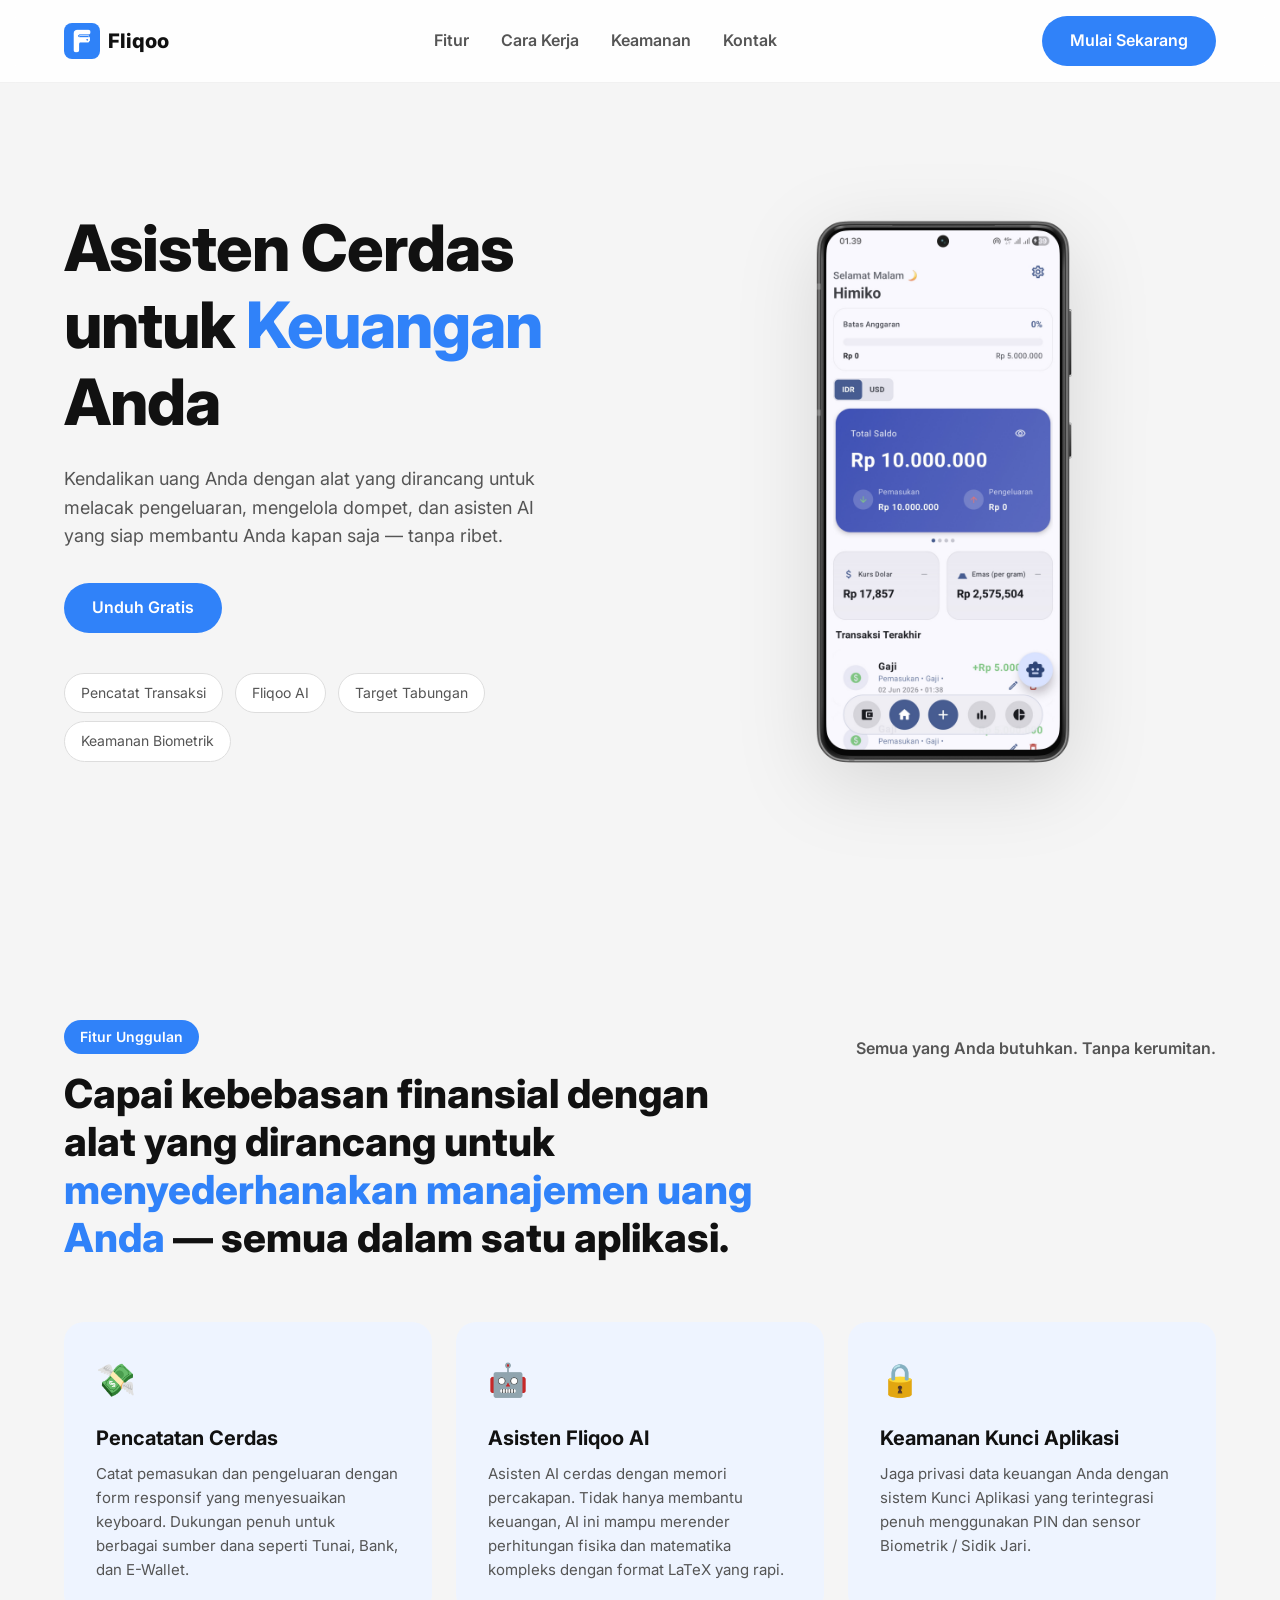
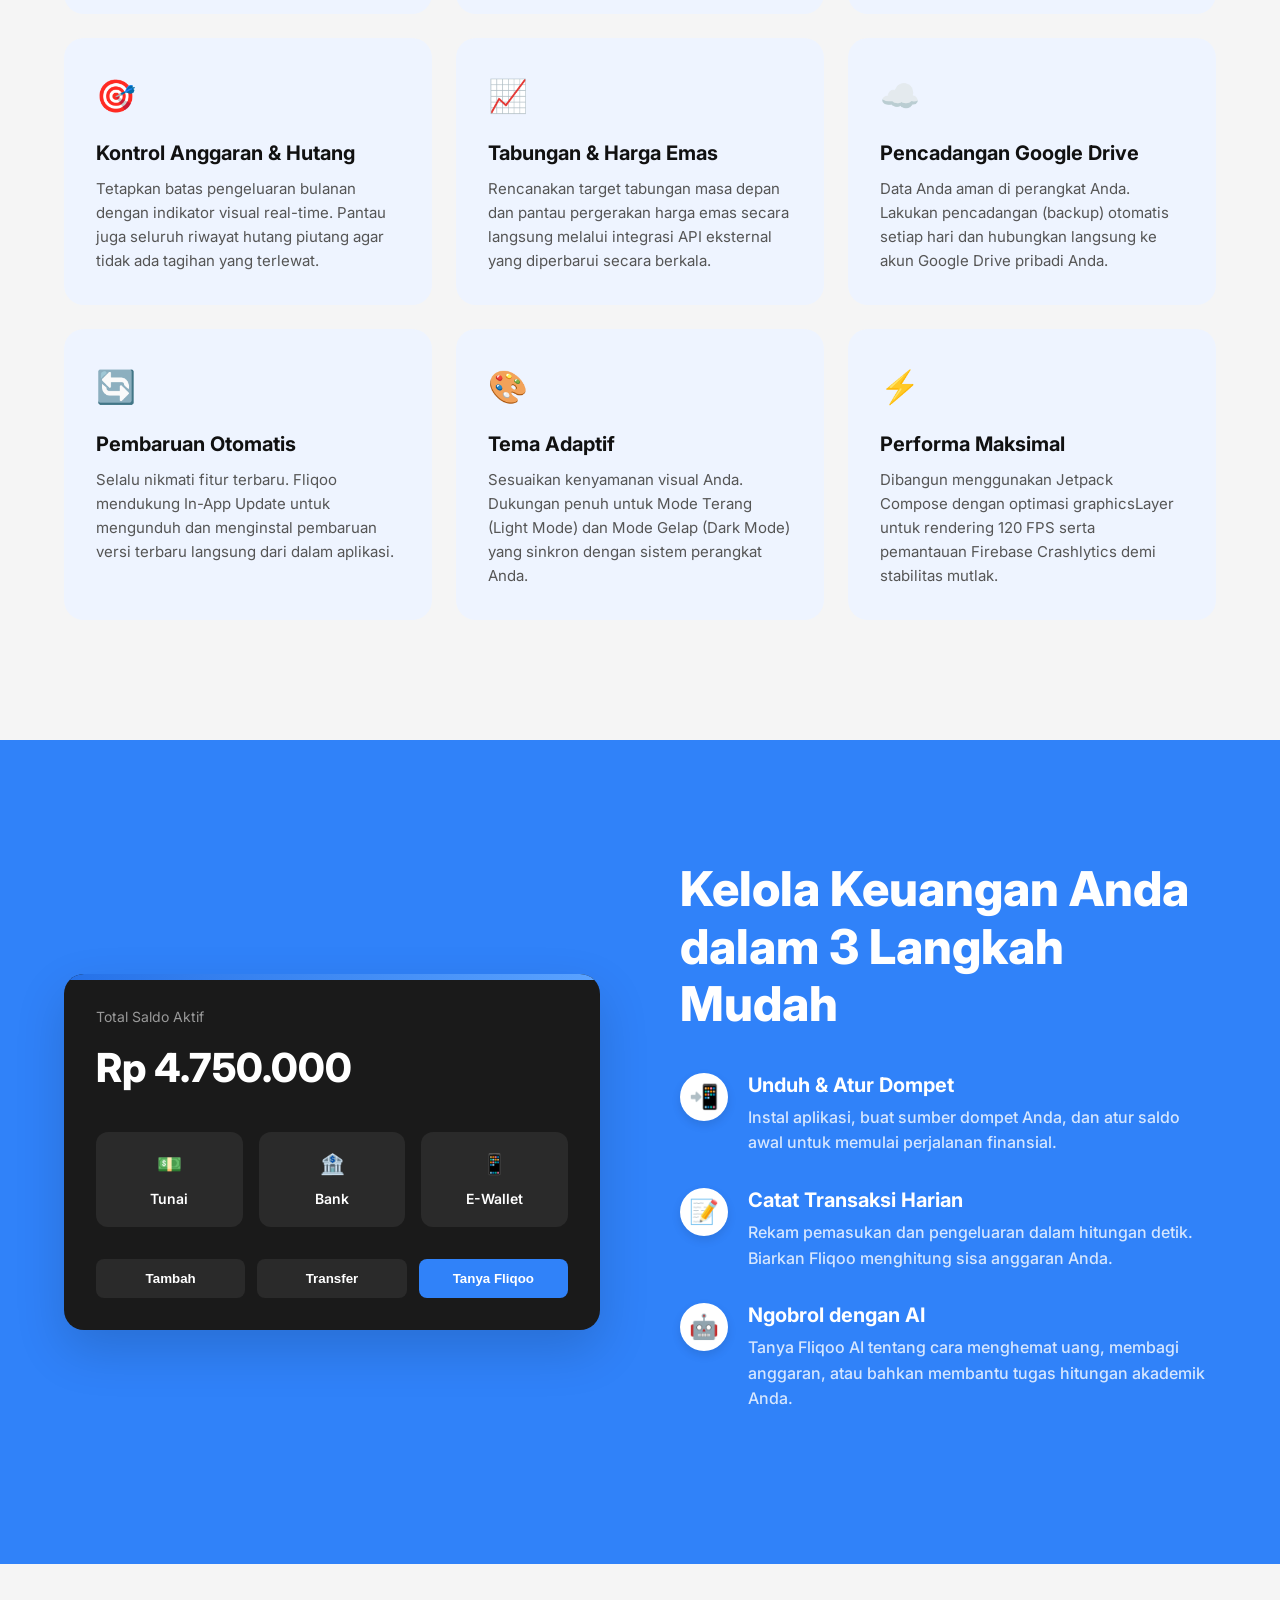
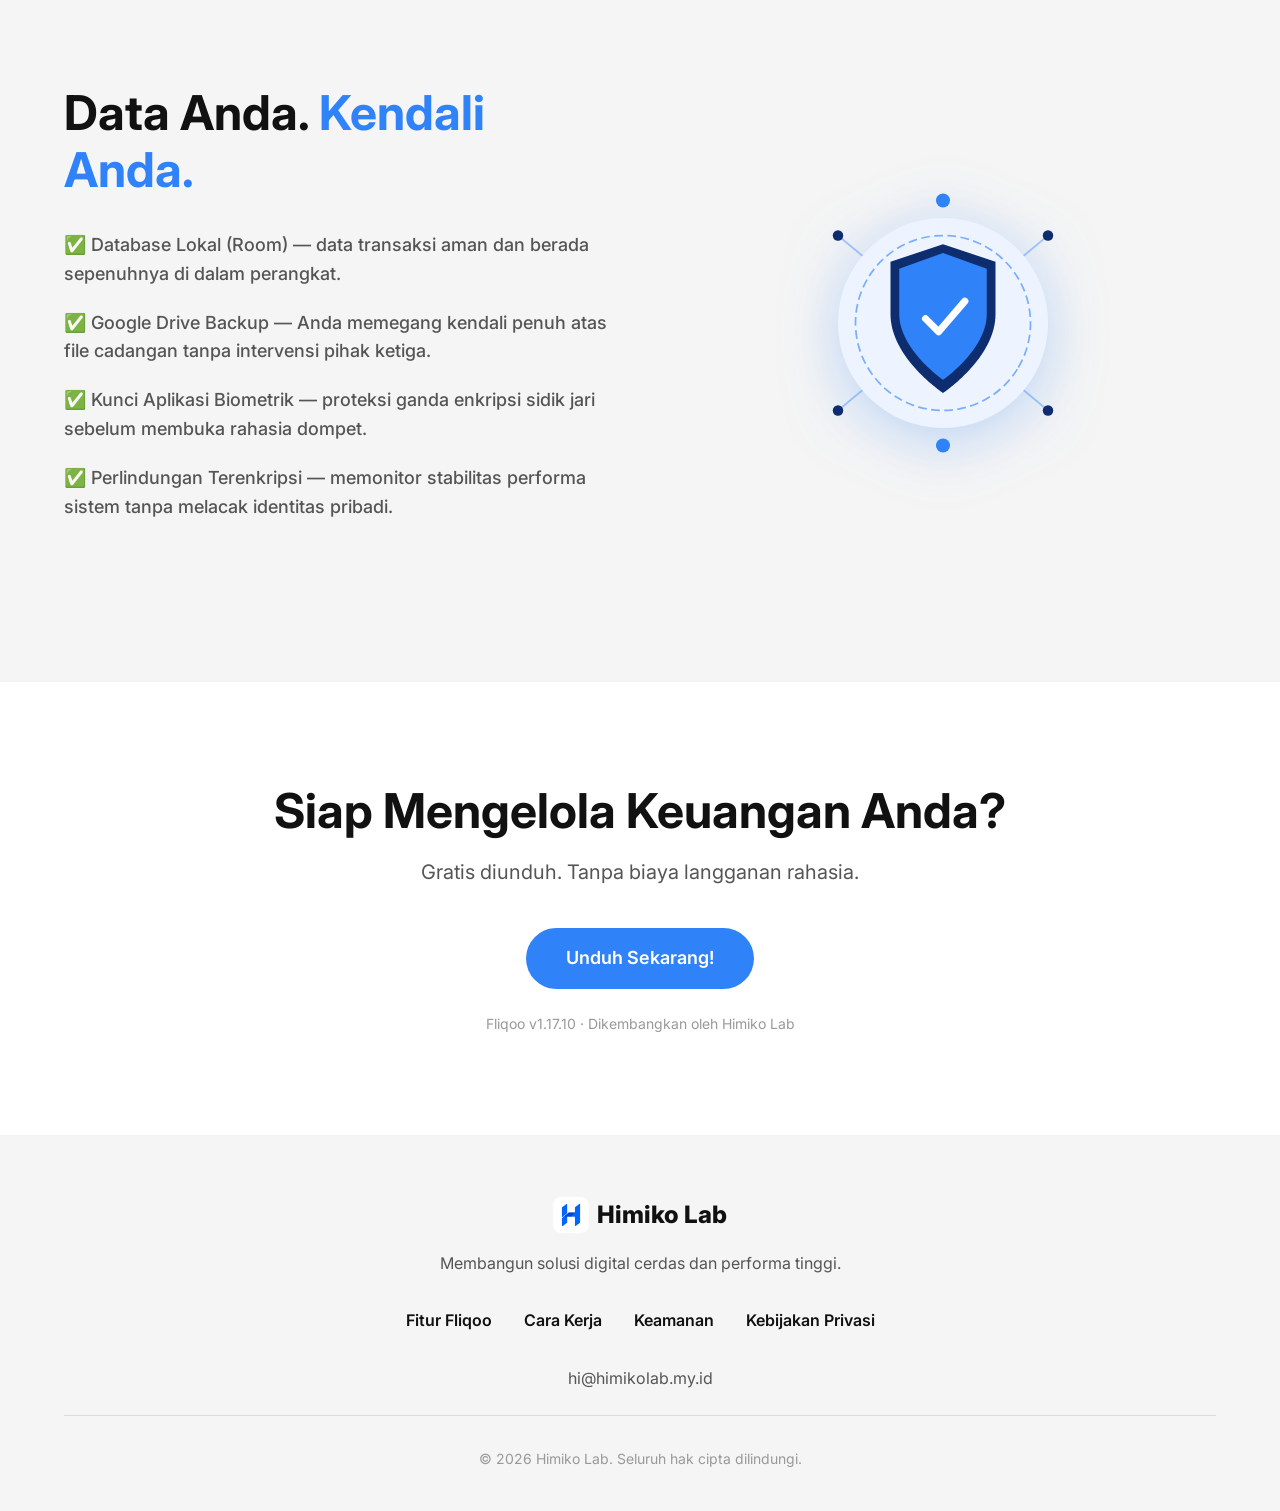
<file: index.html>
<!DOCTYPE html>
<html lang="id">

<head>
    <!-- Google tag (gtag.js) -->
<script async src="https://www.googletagmanager.com/gtag/js?id=G-675ZRJ7CDZ"></script>
<script>
  window.dataLayer = window.dataLayer || [];
  function gtag(){dataLayer.push(arguments);}
  gtag('js', new Date());

  gtag('config', 'G-675ZRJ7CDZ');
</script>
    <meta charset="UTF-8">
    <meta name="viewport" content="width=device-width, initial-scale=1.0">
    <meta name="robots" content="index, follow" />

    <title>Fliqoo - Catatan Keuangan AI</title>
    <meta name="description"
        content="Fliqoo — aplikasi catatan keuangan dengan asisten AI. Gratis, aman, dan mudah digunakan." />
    <meta name="keywords" content="fliqoo, aplikasi keuangan, pelacak pengeluaran, asisten AI keuangan, himiko lab" />
    <meta name="author" content="Himiko Lab" />

    <link rel="canonical" href="https://fliqoo.himikolab.my.id/" />

    <meta property="og:type" content="website" />
    <meta property="og:url" content="https://fliqoo.himikolab.my.id/" />
    <meta property="og:title" content="Fliqoo - Smart Finance & AI Assistant" />
    <meta property="og:description"
        content="Fliqoo — aplikasi catatan keuangan dengan asisten AI. Gratis, aman, dan mudah digunakan." />
    <meta property="og:image" content="https://fliqoo.himikolab.my.id/assets/images/og-image.png" />

    <meta name="twitter:card" content="summary_large_image" />
    <meta name="twitter:url" content="https://fliqoo.himikolab.my.id/" />
    <meta name="twitter:title" content="Fliqoo - Smart Finance & AI Assistant" />
    <meta name="twitter:description"
        content="Fliqoo — aplikasi catatan keuangan dengan asisten AI. Gratis, aman, dan mudah digunakan." />
    <meta name="twitter:image" content="https://fliqoo.himikolab.my.id/assets/images/og-image.png" />

    <link rel="icon" type="image/png" href="assets/images/logo-fliqoo.png">

    <link rel="preconnect" href="https://fonts.googleapis.com">
    <link rel="preconnect" href="https://fonts.gstatic.com" crossorigin>
    <link href="https://fonts.googleapis.com/css2?family=Inter:wght@400;500;600;800&display=swap" rel="stylesheet">

    <link href="https://unpkg.com/aos@2.3.1/dist/aos.css" rel="stylesheet">
    <link rel="stylesheet" href="css/style.css">

    <script type="application/ld+json">
    {
        "@context": "https://schema.org",
        "@type": "SoftwareApplication",
        "name": "Fliqoo",
        "operatingSystem": "Android",
        "applicationCategory": "FinanceApplication",
        "description": "Fliqoo — aplikasi catatan keuangan dengan asisten AI. Gratis, aman, dan mudah digunakan.",
        "url": "https://fliqoo.himikolab.my.id/",
        "image": "https://fliqoo.himikolab.my.id/assets/images/og-image.png",
        "softwareVersion": "1.16.0",
        "offers": {
            "@type": "Offer",
            "price": "0",
            "priceCurrency": "IDR"
        },
        "author": {
            "@type": "Organization",
            "name": "Himiko Lab",
            "email": "hi@himikolab.my.id"
        },
        "publisher": {
            "@type": "Organization",
            "name": "Himiko Lab"
        }
    }
    </script>
</head>

<body>

    <nav class="navbar" id="navbar">
        <div class="container nav-container">
            <a href="#" class="logo">
                <img id="img-fliqoo-logo" src="assets/images/logo-fliqoo.png" alt="Logo Fliqoo" class="brand-logo">
                Fliqoo
            </a>

            <ul class="nav-links">
                <li><a href="#features">Fitur</a></li>
                <li><a href="#how-it-works">Cara Kerja</a></li>
                <li><a href="#security">Keamanan</a></li>
                <li><a href="#contact">Kontak</a></li>
            </ul>

            <div class="nav-right">
                <a href="#download" class="btn btn-primary">Mulai Sekarang</a>
            </div>

            <button class="hamburger" id="mobile-menu-btn">
                ☰
            </button>
        </div>
    </nav>

    <section class="hero">
        <div class="container hero-grid">
            <div class="hero-content" data-aos="fade-up" data-aos-duration="800">
                <h1>Asisten Cerdas untuk <span class="highlight">Keuangan</span> Anda</h1>
                <p>Kendalikan uang Anda dengan alat yang dirancang untuk melacak pengeluaran, mengelola dompet, dan
                    asisten AI yang siap membantu Anda kapan saja — tanpa ribet.</p>

                <div class="hero-actions">
                    <a href="#download" class="btn btn-primary">Unduh Gratis</a>
                </div>

                <div class="hero-tags">
                    <span class="tag-pill">Pencatat Transaksi</span>
                    <span class="tag-pill">Fliqoo AI</span>
                    <span class="tag-pill">Target Tabungan</span>
                    <span class="tag-pill">Keamanan Biometrik</span>
                </div>
            </div>

            <div class="hero-visuals">
                <img id="img-hero-mockup" src="assets/images/hero-mockup.png" alt="Fliqoo App Interface">
            </div>
        </div>
    </section>

    <section class="features" id="features">
        <div class="container">
            <div class="features-header" data-aos="fade-up">
                <div class="features-title-area">
                    <div class="badge">Fitur Unggulan</div>
                    <h2>Capai kebebasan finansial dengan alat yang dirancang untuk <span
                            class="highlight">menyederhanakan manajemen uang Anda</span> — semua dalam satu aplikasi.
                    </h2>
                </div>
                <div class="features-subtitle">Semua yang Anda butuhkan. Tanpa kerumitan.</div>
            </div>

            <div class="features-grid">
                <div class="feature-card" data-aos="fade-up" data-aos-delay="100">
                    <div class="feature-icon">💸</div>
                    <h3>Pencatatan Cerdas</h3>
                    <p>Catat pemasukan dan pengeluaran dengan form responsif yang menyesuaikan keyboard. Dukungan penuh
                        untuk berbagai sumber dana seperti Tunai, Bank, dan E-Wallet.</p>
                </div>

                <div class="feature-card" data-aos="fade-up" data-aos-delay="200">
                    <div class="feature-icon">🤖</div>
                    <h3>Asisten Fliqoo AI</h3>
                    <p>Asisten AI cerdas dengan memori percakapan. Tidak hanya membantu keuangan, AI ini mampu
                        merender perhitungan fisika dan matematika kompleks dengan format LaTeX yang rapi.</p>
                </div>

                <div class="feature-card" data-aos="fade-up" data-aos-delay="300">
                    <div class="feature-icon">🔒</div>
                    <h3>Keamanan Kunci Aplikasi</h3>
                    <p>Jaga privasi data keuangan Anda dengan sistem Kunci Aplikasi yang terintegrasi penuh menggunakan
                        PIN dan sensor Biometrik / Sidik Jari.</p>
                </div>

                <div class="feature-card" data-aos="fade-up" data-aos-delay="100">
                    <div class="feature-icon">🎯</div>
                    <h3>Kontrol Anggaran & Hutang</h3>
                    <p>Tetapkan batas pengeluaran bulanan dengan indikator visual real-time. Pantau juga seluruh riwayat
                        hutang piutang agar tidak ada tagihan yang terlewat.</p>
                </div>

                <div class="feature-card" data-aos="fade-up" data-aos-delay="200">
                    <div class="feature-icon">📈</div>
                    <h3>Tabungan & Harga Emas</h3>
                    <p>Rencanakan target tabungan masa depan dan pantau pergerakan harga emas secara langsung melalui
                        integrasi API eksternal yang diperbarui secara berkala.</p>
                </div>

                <div class="feature-card" data-aos="fade-up" data-aos-delay="300">
                    <div class="feature-icon">☁️</div>
                    <h3>Pencadangan Google Drive</h3>
                    <p>Data Anda aman di perangkat Anda. Lakukan pencadangan (backup) otomatis setiap hari dan hubungkan
                        langsung ke akun Google Drive pribadi Anda.</p>
                </div>

                <div class="feature-card" data-aos="fade-up" data-aos-delay="100">
                    <div class="feature-icon">🔄</div>
                    <h3>Pembaruan Otomatis</h3>
                    <p>Selalu nikmati fitur terbaru. Fliqoo mendukung In-App Update untuk mengunduh dan menginstal
                        pembaruan versi terbaru langsung dari dalam aplikasi.</p>
                </div>

                <div class="feature-card" data-aos="fade-up" data-aos-delay="200">
                    <div class="feature-icon">🎨</div>
                    <h3>Tema Adaptif</h3>
                    <p>Sesuaikan kenyamanan visual Anda. Dukungan penuh untuk Mode Terang (Light Mode) dan Mode Gelap
                        (Dark Mode) yang sinkron dengan sistem perangkat Anda.</p>
                </div>

                <div class="feature-card" data-aos="fade-up" data-aos-delay="300">
                    <div class="feature-icon">⚡</div>
                    <h3>Performa Maksimal</h3>
                    <p>Dibangun menggunakan Jetpack Compose dengan optimasi graphicsLayer untuk rendering 120 FPS serta
                        pemantauan Firebase Crashlytics demi stabilitas mutlak.</p>
                </div>
            </div>
        </div>
    </section>

    <section class="how-it-works" id="how-it-works">
        <div class="container hiw-grid">
            <div class="hiw-mockup" data-aos="fade-right">
                <div class="dark-card-title">Total Saldo Aktif</div>
                <div class="dark-card-balance">Rp 4.750.000</div>

                <div class="wallet-sources">
                    <div class="wallet-source">
                        <span>💵</span>
                        Tunai
                    </div>
                    <div class="wallet-source">
                        <span>🏦</span>
                        Bank
                    </div>
                    <div class="wallet-source">
                        <span>📱</span>
                        E-Wallet
                    </div>
                </div>

                <div class="dark-actions">
                    <button class="dark-btn secondary">Tambah</button>
                    <button class="dark-btn secondary">Transfer</button>
                    <button class="dark-btn primary">Tanya Fliqoo</button>
                </div>
            </div>

            <div class="hiw-content" data-aos="fade-left">
                <h2>Kelola Keuangan Anda dalam 3 Langkah Mudah</h2>

                <div class="step">
                    <div class="step-icon">📲</div>
                    <div class="step-text">
                        <h4>Unduh & Atur Dompet</h4>
                        <p>Instal aplikasi, buat sumber dompet Anda, dan atur saldo awal untuk memulai perjalanan
                            finansial.</p>
                    </div>
                </div>

                <div class="step">
                    <div class="step-icon">📝</div>
                    <div class="step-text">
                        <h4>Catat Transaksi Harian</h4>
                        <p>Rekam pemasukan dan pengeluaran dalam hitungan detik. Biarkan Fliqoo menghitung sisa anggaran
                            Anda.</p>
                    </div>
                </div>

                <div class="step">
                    <div class="step-icon">🤖</div>
                    <div class="step-text">
                        <h4>Ngobrol dengan AI</h4>
                        <p>Tanya Fliqoo AI tentang cara menghemat uang, membagi anggaran, atau bahkan membantu tugas
                            hitungan akademik Anda.</p>
                    </div>
                </div>
            </div>
        </div>
    </section>

    <section class="security" id="security">
        <div class="container sec-grid">
            <div class="sec-content" data-aos="fade-right">
                <h2>Data Anda. <span class="highlight">Kendali Anda.</span></h2>
                <ul class="sec-list">
                    <li>✅ Database Lokal (Room) — data transaksi aman dan berada sepenuhnya di dalam perangkat.</li>
                    <li>✅ Google Drive Backup — Anda memegang kendali penuh atas file cadangan tanpa intervensi pihak
                        ketiga.</li>
                    <li>✅ Kunci Aplikasi Biometrik — proteksi ganda enkripsi sidik jari sebelum membuka rahasia
                        dompet.</li>
                    <li>✅ Perlindungan Terenkripsi — memonitor stabilitas performa sistem tanpa melacak identitas
                        pribadi.</li>
                </ul>
            </div>

            <div class="sec-visuals" data-aos="fade-left">
                <svg class="security-illustration" viewBox="0 0 400 400" width="100%" style="max-width: 350px;">
                    <g class="network-nodes" stroke="var(--primary)" stroke-width="2" opacity="0.4">
                        <line x1="200" y1="200" x2="80" y2="100" />
                        <line x1="200" y1="200" x2="320" y2="100" />
                        <line x1="200" y1="200" x2="80" y2="300" />
                        <line x1="200" y1="200" x2="320" y2="300" />
                    </g>
                    <g class="nodes" fill="var(--secondary)">
                        <circle cx="80" cy="100" r="6" />
                        <circle cx="320" cy="100" r="6" />
                        <circle cx="80" cy="300" r="6" />
                        <circle cx="320" cy="300" r="6" />
                        <circle cx="200" cy="60" r="8" fill="var(--primary)" />
                        <circle cx="200" cy="340" r="8" fill="var(--primary)" />
                    </g>

                    <circle cx="200" cy="200" r="120" fill="var(--card-tint)" />
                    <circle cx="200" cy="200" r="100" fill="none" stroke="var(--primary)" stroke-width="2"
                        stroke-dasharray="10 5" opacity="0.6">
                        <animateTransform attributeName="transform" type="rotate" from="0 200 200" to="360 200 200"
                            dur="20s" repeatCount="indefinite" />
                    </circle>

                    <g class="shield" style="animation: float 6s ease-in-out infinite;">
                        <path d="M200 110 L260 130 V190 C260 240 200 280 200 280 C200 280 140 240 140 190 V130 Z"
                            fill="var(--secondary)" />
                        <path d="M200 120 L250 138 V190 C250 230 200 265 200 265 C200 265 150 230 150 190 V138 Z"
                            fill="var(--primary)" />
                        <path d="M180 195 L195 210 L225 175" fill="none" stroke="#FFFFFF" stroke-width="8"
                            stroke-linecap="round" stroke-linejoin="round" />
                    </g>
                </svg>
            </div>
        </div>
    </section>

    <section class="cta" id="download">
        <div class="container" data-aos="zoom-in">
            <h2>Siap Mengelola Keuangan Anda?</h2>
            <p>Gratis diunduh. Tanpa biaya langganan rahasia.</p>
            <a href="#download" class="btn btn-primary">Unduh Sekarang!</a>
            <div class="cta-meta">Fliqoo v1.17.10 · Dikembangkan oleh Himiko Lab</div>
        </div>
    </section>

    <footer class="footer" id="contact">
        <div class="container">
            <div class="footer-logo">
                <img id="img-himiko-logo" src="assets/images/logo-himiko.png" alt="Logo Himiko Lab" class="brand-logo">
                Himiko Lab
            </div>
            <p class="footer-tagline">Membangun solusi digital cerdas dan performa tinggi.</p>

            <div class="footer-links">
                <a href="#features">Fitur Fliqoo</a>
                <a href="#how-it-works">Cara Kerja</a>
                <a href="#security">Keamanan</a>
                <a href="privacy-policy.html">Kebijakan Privasi</a>
            </div>
            <div style="margin-bottom: 24px;">
                <a href="mailto:hi@himikolab.my.id" style="color: var(--text-muted);">hi@himikolab.my.id</a>
            </div>

            <div class="footer-bottom">
                © 2026 Himiko Lab. Seluruh hak cipta dilindungi.
            </div>
        </div>
    </footer>

    <script src="https://unpkg.com/aos@2.3.1/dist/aos.js"></script>
    <script src="js/config.js"></script>
    <script src="js/main.js"></script>
</body>

</html>
</file>
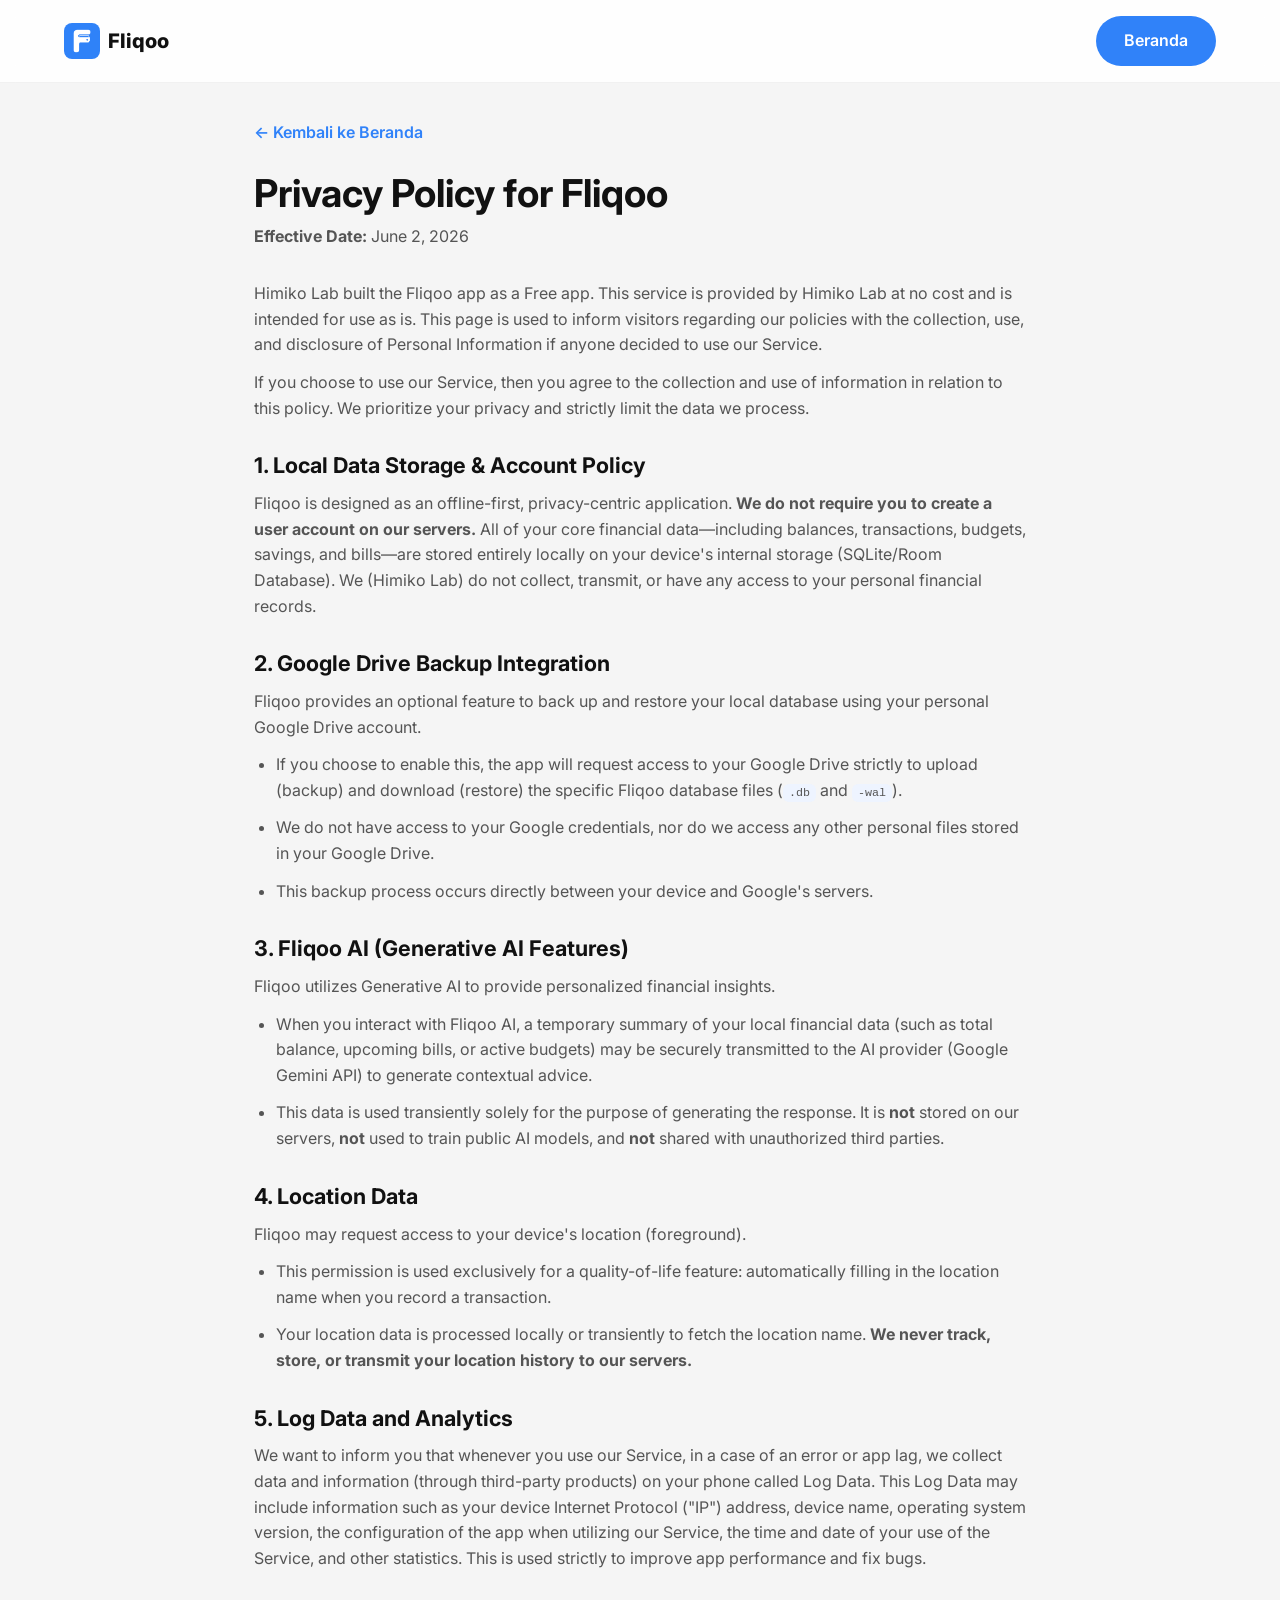
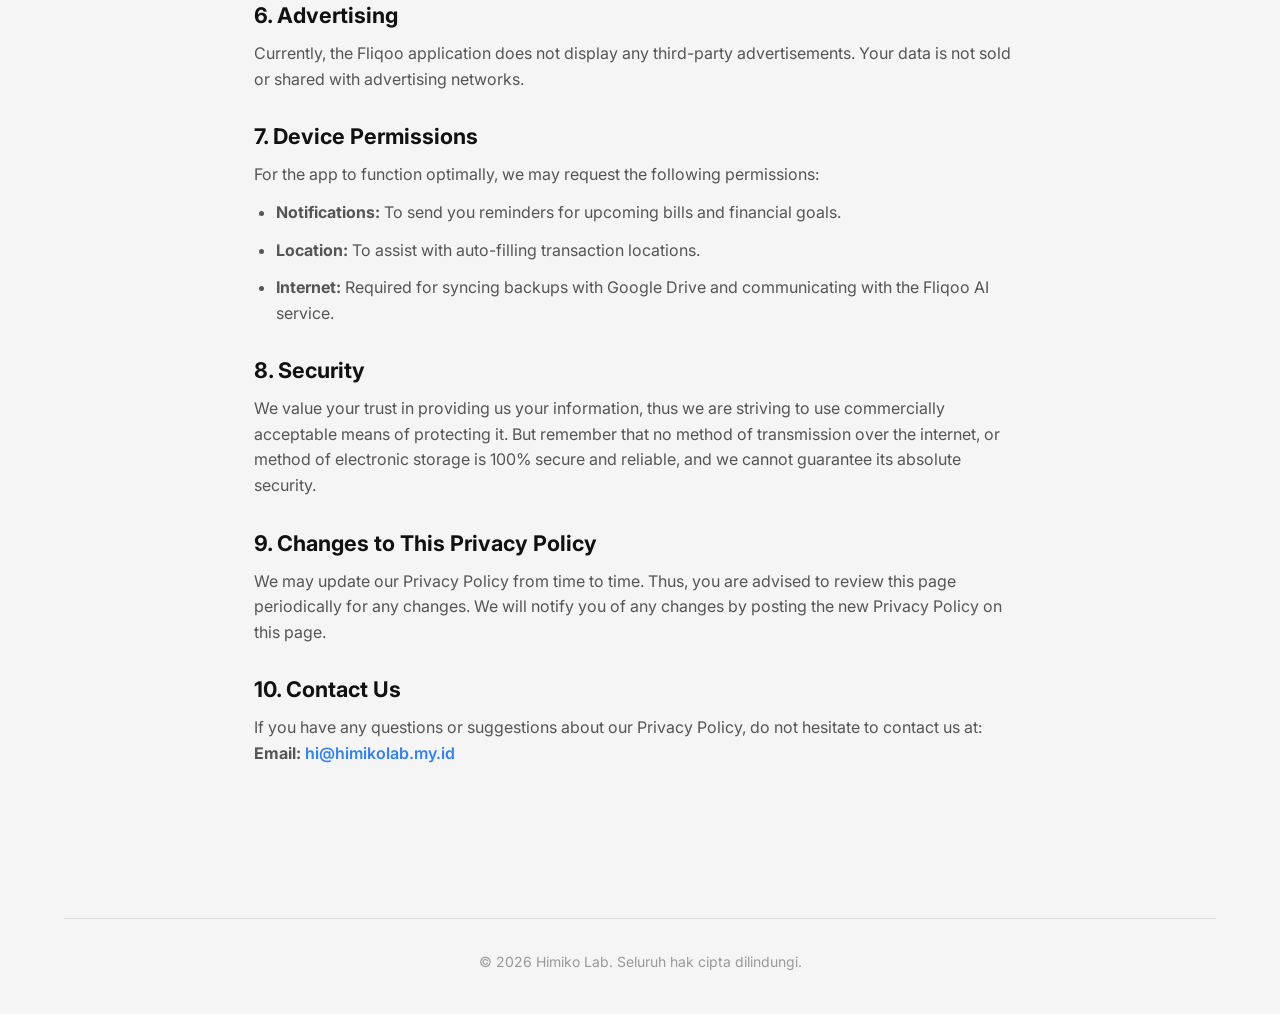
<file: privacy-policy.html>
<!DOCTYPE html>
<html lang="en">

<head>
    <!-- Google tag (gtag.js) -->
    <script async src="https://www.googletagmanager.com/gtag/js?id=G-675ZRJ7CDZ"></script>
    <script>
        window.dataLayer = window.dataLayer || [];
        function gtag() { dataLayer.push(arguments); }
        gtag('js', new Date());
        gtag('config', 'G-675ZRJ7CDZ');
    </script>

    <meta charset="UTF-8">
    <meta name="viewport" content="width=device-width, initial-scale=1.0">
    <meta name="robots" content="index, follow" />

    <title>Privacy Policy - Fliqoo</title>
    <meta name="description"
        content="Privacy Policy for Fliqoo — an offline-first, privacy-centric finance app by Himiko Lab. Learn how your data is stored and protected." />
    <meta name="author" content="Himiko Lab" />

    <link rel="canonical" href="https://fliqoo.himikolab.my.id/privacy-policy.html" />

    <meta property="og:type" content="article" />
    <meta property="og:url" content="https://fliqoo.himikolab.my.id/privacy-policy.html" />
    <meta property="og:title" content="Privacy Policy - Fliqoo" />
    <meta property="og:description"
        content="Privacy Policy for Fliqoo — an offline-first, privacy-centric finance app by Himiko Lab." />
    <meta property="og:image" content="https://fliqoo.himikolab.my.id/assets/images/og-image.png" />

    <link rel="icon" type="image/png" href="assets/images/logo-fliqoo.png">

    <link rel="preconnect" href="https://fonts.googleapis.com">
    <link rel="preconnect" href="https://fonts.gstatic.com" crossorigin>
    <link href="https://fonts.googleapis.com/css2?family=Inter:wght@400;500;600;800&display=swap" rel="stylesheet">

    <link rel="stylesheet" href="css/style.css">
    <style>
        .legal-page {
            max-width: 820px;
            margin: 0 auto;
            padding: 120px 24px 80px;
        }

        .legal-page .back-link {
            display: inline-flex;
            align-items: center;
            gap: 6px;
            color: var(--primary);
            font-weight: 600;
            margin-bottom: 24px;
        }

        .legal-page h1 {
            font-size: 2.4rem;
            margin-bottom: 8px;
        }

        .legal-page .effective-date {
            color: var(--text-muted);
            margin-bottom: 32px;
        }

        .legal-page h2 {
            font-size: 1.35rem;
            margin: 32px 0 12px;
        }

        .legal-page p,
        .legal-page li {
            color: var(--text-muted);
            margin-bottom: 12px;
        }

        .legal-page ul {
            list-style: disc;
            padding-left: 22px;
            margin-bottom: 12px;
        }

        .legal-page code {
            background: var(--card-tint);
            padding: 2px 6px;
            border-radius: 6px;
            font-size: 0.9em;
        }

        .legal-page a {
            color: var(--primary);
            font-weight: 600;
        }
    </style>
</head>

<body>

    <nav class="navbar" id="navbar">
        <div class="container nav-container">
            <a href="/" class="logo">
                <img src="assets/images/logo-fliqoo.png" alt="Logo Fliqoo" class="brand-logo">
                Fliqoo
            </a>
            <div class="nav-right">
                <a href="/" class="btn btn-primary">Beranda</a>
            </div>
        </div>
    </nav>

    <main class="legal-page">
        <a href="/" class="back-link">← Kembali ke Beranda</a>

        <h1>Privacy Policy for Fliqoo</h1>
        <p class="effective-date"><strong>Effective Date:</strong> June 2, 2026</p>

        <p>Himiko Lab built the Fliqoo app as a Free app. This service is provided by Himiko Lab at no cost and is
            intended for use as is. This page is used to inform visitors regarding our policies with the collection,
            use, and disclosure of Personal Information if anyone decided to use our Service.</p>

        <p>If you choose to use our Service, then you agree to the collection and use of information in relation to this
            policy. We prioritize your privacy and strictly limit the data we process.</p>

        <h2>1. Local Data Storage &amp; Account Policy</h2>
        <p>Fliqoo is designed as an offline-first, privacy-centric application. <strong>We do not require you to create a
                user account on our servers.</strong> All of your core financial data—including balances, transactions,
            budgets, savings, and bills—are stored entirely locally on your device's internal storage (SQLite/Room
            Database). We (Himiko Lab) do not collect, transmit, or have any access to your personal financial records.
        </p>

        <h2>2. Google Drive Backup Integration</h2>
        <p>Fliqoo provides an optional feature to back up and restore your local database using your personal Google
            Drive account.</p>
        <ul>
            <li>If you choose to enable this, the app will request access to your Google Drive strictly to upload
                (backup) and download (restore) the specific Fliqoo database files (<code>.db</code> and
                <code>-wal</code>).</li>
            <li>We do not have access to your Google credentials, nor do we access any other personal files stored in
                your Google Drive.</li>
            <li>This backup process occurs directly between your device and Google's servers.</li>
        </ul>

        <h2>3. Fliqoo AI (Generative AI Features)</h2>
        <p>Fliqoo utilizes Generative AI to provide personalized financial insights.</p>
        <ul>
            <li>When you interact with Fliqoo AI, a temporary summary of your local financial data (such as total
                balance, upcoming bills, or active budgets) may be securely transmitted to the AI provider (Google
                Gemini API) to generate contextual advice.</li>
            <li>This data is used transiently solely for the purpose of generating the response. It is <strong>not</strong>
                stored on our servers, <strong>not</strong> used to train public AI models, and <strong>not</strong>
                shared with unauthorized third parties.</li>
        </ul>

        <h2>4. Location Data</h2>
        <p>Fliqoo may request access to your device's location (foreground).</p>
        <ul>
            <li>This permission is used exclusively for a quality-of-life feature: automatically filling in the location
                name when you record a transaction.</li>
            <li>Your location data is processed locally or transiently to fetch the location name. <strong>We never
                    track, store, or transmit your location history to our servers.</strong></li>
        </ul>

        <h2>5. Log Data and Analytics</h2>
        <p>We want to inform you that whenever you use our Service, in a case of an error or app lag, we collect data and
            information (through third-party products) on your phone called Log Data. This Log Data may include
            information such as your device Internet Protocol ("IP") address, device name, operating system version, the
            configuration of the app when utilizing our Service, the time and date of your use of the Service, and other
            statistics. This is used strictly to improve app performance and fix bugs.</p>

        <h2>6. Advertising</h2>
        <p>Currently, the Fliqoo application does not display any third-party advertisements. Your data is not sold or
            shared with advertising networks.</p>

        <h2>7. Device Permissions</h2>
        <p>For the app to function optimally, we may request the following permissions:</p>
        <ul>
            <li><strong>Notifications:</strong> To send you reminders for upcoming bills and financial goals.</li>
            <li><strong>Location:</strong> To assist with auto-filling transaction locations.</li>
            <li><strong>Internet:</strong> Required for syncing backups with Google Drive and communicating with the
                Fliqoo AI service.</li>
        </ul>

        <h2>8. Security</h2>
        <p>We value your trust in providing us your information, thus we are striving to use commercially acceptable
            means of protecting it. But remember that no method of transmission over the internet, or method of
            electronic storage is 100% secure and reliable, and we cannot guarantee its absolute security.</p>

        <h2>9. Changes to This Privacy Policy</h2>
        <p>We may update our Privacy Policy from time to time. Thus, you are advised to review this page periodically for
            any changes. We will notify you of any changes by posting the new Privacy Policy on this page.</p>

        <h2>10. Contact Us</h2>
        <p>If you have any questions or suggestions about our Privacy Policy, do not hesitate to contact us at:<br>
            <strong>Email:</strong> <a href="mailto:hi@himikolab.my.id">hi@himikolab.my.id</a></p>
    </main>

    <footer class="footer">
        <div class="container">
            <div class="footer-bottom">
                © 2026 Himiko Lab. Seluruh hak cipta dilindungi.
            </div>
        </div>
    </footer>

</body>

</html>
</file>
<file: css/style.css>
:root {
    --bg-color: #F5F5F5;
    --card-bg: #FFFFFF;
    --primary: #3082f9;
    --primary-hover: #2571e8;
    --secondary: #0d2d6e;
    --text-main: #111111;
    --text-muted: #555555;
    --card-radius: 20px;
    --btn-radius: 999px;
    --font-family: 'Inter', sans-serif;
    --shadow: 0 10px 30px rgba(0, 0, 0, 0.05);
    --shadow-hover: 0 15px 40px rgba(0, 0, 0, 0.08);
    --card-tint: #eef4ff;
}

* {
    margin: 0;
    padding: 0;
    box-sizing: border-box;
}

html,
body {
    font-family: var(--font-family);
    background-color: var(--bg-color);
    color: var(--text-main);
    line-height: 1.6;
    overflow-x: hidden;
    width: 100%;
    /* Tambahan agar lebar tidak menjebol layar */
    position: relative;
    /* Menjaga elemen agar tidak keluar jalur */
}

a {
    text-decoration: none;
    color: inherit;
}

ul {
    list-style: none;
}

.container {
    max-width: 1200px;
    margin: 0 auto;
    padding: 0 24px;
}

/* Typography */
h1,
h2,
h3,
h4 {
    color: var(--text-main);
    line-height: 1.2;
}

.highlight {
    color: var(--primary);
}

/* Buttons */
.btn {
    display: inline-flex;
    align-items: center;
    justify-content: center;
    padding: 12px 28px;
    border-radius: var(--btn-radius);
    font-weight: 600;
    transition: all 0.3s ease;
    cursor: pointer;
    border: none;
    font-size: 16px;
}

.btn-primary {
    background-color: var(--primary);
    color: #ffffff;
}

.btn-primary:hover {
    background-color: var(--primary-hover);
    transform: translateY(-2px);
}

.btn-outline {
    background-color: transparent;
    border: 2px solid var(--text-main);
    color: var(--text-main);
}

.btn-outline:hover {
    background-color: var(--text-main);
    color: var(--card-bg);
}

.badge {
    display: inline-block;
    padding: 6px 16px;
    background-color: var(--primary);
    color: #ffffff;
    border-radius: var(--btn-radius);
    font-weight: 600;
    font-size: 14px;
    margin-bottom: 16px;
}

.tag-pill {
    display: inline-block;
    padding: 8px 16px;
    border: 1px solid #ddd;
    border-radius: var(--btn-radius);
    font-size: 14px;
    color: var(--text-muted);
    margin-right: 8px;
    margin-bottom: 8px;
    background: var(--card-bg);
}

/* Navbar */
.navbar {
    position: fixed;
    top: 0;
    left: 0;
    width: 100%;
    background-color: rgba(255, 255, 255, 0.9);
    backdrop-filter: blur(10px);
    z-index: 1000;
    padding: 16px 0;
    transition: all 0.3s ease;
    border-bottom: 1px solid rgba(0, 0, 0, 0.05);
}

.nav-container {
    display: flex;
    justify-content: space-between;
    align-items: center;
}

.logo {
    font-size: 20px;
    font-weight: 800;
    display: flex;
    align-items: center;
    gap: 8px;
}

.logo-icon {
    background-color: var(--primary);
    color: #ffffff;
    width: 36px;
    height: 36px;
    border-radius: 8px;
    display: flex;
    align-items: center;
    justify-content: center;
    font-weight: 800;
    font-size: 18px;
}

.nav-links {
    display: flex;
    gap: 32px;
    font-weight: 600;
}

.nav-links a {
    color: var(--text-muted);
    transition: color 0.3s;
}

.nav-links a:hover {
    color: var(--text-main);
}

.nav-right {
    display: flex;
    align-items: center;
    gap: 20px;
}

.login-link {
    font-weight: 600;
}

.hamburger {
    display: none;
    background: none;
    border: none;
    font-size: 24px;
    cursor: pointer;
    color: var(--text-main);
}

/* Hero Section */
.hero {
    padding: 160px 0 80px;
    min-height: 100vh;
    display: flex;
    align-items: center;
}

.hero-grid {
    display: grid;
    grid-template-columns: 1fr 1fr;
    gap: 60px;
    align-items: center;
}

.hero-content h1 {
    font-size: 64px;
    font-weight: 800;
    margin-bottom: 24px;
    letter-spacing: -1px;
}

.hero-content p {
    font-size: 18px;
    color: var(--text-muted);
    margin-bottom: 32px;
    max-width: 90%;
}

.hero-actions {
    display: flex;
    gap: 16px;
    margin-bottom: 40px;
    align-items: center;
    flex-wrap: wrap;
}

.hero-visuals {
    position: relative;
    height: 500px;
    display: flex;
    justify-content: center;
    align-items: center;
}

#img-hero-mockup {
    width: 320px;
    /* Kembali ke ukuran asli agar pas di PC */
    max-width: 100%;
    /* Menjaga agar tidak menjebol layar HP jika layarnya sangat kecil */
    height: auto;
    object-fit: contain;
    display: block;
    margin: 0 auto;
    background-color: transparent !important;
    border: none;
    outline: none;
    box-shadow: none !important;
    filter: drop-shadow(0 20px 40px rgba(0, 0, 0, 0.12));
    border-radius: 30px;
    animation: float 6s ease-in-out infinite;

}

/* CSS Mockup Cards */
.mockup-card {
    background: var(--card-bg);
    border-radius: var(--card-radius);
    box-shadow: var(--shadow);
    padding: 24px;
    position: absolute;
    animation: float 6s ease-in-out infinite;
    border: 1px solid rgba(0, 0, 0, 0.05);
}

.card-wallet {
    width: 320px;
    top: 40px;
    right: 40px;
    z-index: 3;
    animation-delay: 0s;
}

.card-stats {
    width: 240px;
    top: 240px;
    right: -20px;
    z-index: 2;
    animation-delay: 1s;
}

.card-tx {
    width: 280px;
    top: -20px;
    right: 180px;
    z-index: 1;
    animation-delay: 2s;
    opacity: 0.9;
}

@keyframes float {
    0% {
        transform: translateY(0px) rotate(0deg);
    }

    50% {
        transform: translateY(-15px) rotate(1deg);
    }

    100% {
        transform: translateY(0px) rotate(0deg);
    }
}

/* Mockup Internals */
.mock-header {
    display: flex;
    justify-content: space-between;
    margin-bottom: 20px;
    color: var(--text-muted);
    font-size: 14px;
}

.mock-balance {
    font-size: 32px;
    font-weight: 800;
    margin-bottom: 8px;
}

.mock-subtitle {
    color: var(--secondary);
    font-weight: 600;
    font-size: 14px;
    margin-bottom: 24px;
}

.mock-bars {
    display: flex;
    align-items: flex-end;
    gap: 12px;
    height: 80px;
    margin-top: 16px;
}

.mock-bar {
    flex: 1;
    background: #eee;
    border-radius: 4px;
    position: relative;
}

.mock-bar-fill {
    position: absolute;
    bottom: 0;
    width: 100%;
    background: var(--primary);
    border-radius: 4px;
}

.mock-tx-item {
    display: flex;
    align-items: center;
    gap: 16px;
}

.mock-icon {
    width: 48px;
    height: 48px;
    border-radius: 12px;
    background: var(--card-tint);
    display: flex;
    align-items: center;
    justify-content: center;
    font-size: 24px;
}

.mock-tx-details h4 {
    font-size: 16px;
    margin-bottom: 4px;
}

.mock-tx-details p {
    font-size: 12px;
    color: var(--text-muted);
}

.mock-amount {
    margin-left: auto;
    font-weight: 800;
    color: var(--text-main);
}



/* Features Section */
.features {
    padding: 120px 0;
}

.features-header {
    display: flex;
    justify-content: space-between;
    align-items: flex-start;
    margin-bottom: 60px;
}

.features-title-area {
    max-width: 700px;
}

.features h2 {
    font-size: 40px;
    font-weight: 800;
}

.features-subtitle {
    color: var(--text-muted);
    font-weight: 600;
    margin-top: 16px;
}

.features-grid {
    display: grid;
    grid-template-columns: repeat(3, 1fr);
    gap: 24px;
}

.feature-card {
    background: var(--card-tint);
    border-radius: var(--card-radius);
    padding: 32px;
    transition: all 0.3s ease;
}

.feature-card:hover {
    transform: translateY(-5px);
    box-shadow: var(--shadow);
}

.feature-card.featured-2 {
    grid-column: span 2;
    background: #dce9ff;
    /* Slightly stronger tint for featured */
}

.feature-card.featured-3 {
    grid-column: span 3;
    background: #dce9ff;
}

.feature-icon {
    font-size: 32px;
    margin-bottom: 20px;
    display: inline-block;
}

.feature-card h3 {
    font-size: 20px;
    margin-bottom: 12px;
}

.feature-card p {
    color: var(--text-muted);
    font-size: 15px;
}

/* How It Works Section */
.how-it-works {
    background-color: var(--primary);
    padding: 120px 0;
    color: #ffffff;
}

.hiw-grid {
    display: grid;
    grid-template-columns: 1fr 1fr;
    gap: 80px;
    align-items: center;
}

.hiw-mockup {
    background: #1A1A1A;
    /* Dark mockup per instructions */
    border-radius: var(--card-radius);
    padding: 32px;
    color: white;
    box-shadow: 0 20px 50px rgba(0, 0, 0, 0.15);
    position: relative;
    overflow: hidden;
}

.hiw-mockup::before {
    content: '';
    position: absolute;
    top: 0;
    left: 0;
    right: 0;
    height: 6px;
    background: linear-gradient(90deg, #2571e8, #5ba3ff);
}

.dark-card-title {
    color: #999;
    font-size: 14px;
    margin-bottom: 8px;
}

.dark-card-balance {
    font-size: 40px;
    font-weight: 800;
    margin-bottom: 32px;
}

.wallet-sources {
    display: flex;
    gap: 16px;
    margin-bottom: 32px;
}

.wallet-source {
    flex: 1;
    background: #2A2A2A;
    padding: 16px;
    border-radius: 12px;
    text-align: center;
    font-size: 14px;
    font-weight: 600;
}

.wallet-source span {
    display: block;
    margin-bottom: 8px;
    font-size: 20px;
}

.dark-actions {
    display: flex;
    gap: 12px;
}

.dark-btn {
    flex: 1;
    padding: 12px;
    border-radius: 8px;
    border: none;
    font-weight: 600;
    cursor: pointer;
}

.dark-btn.primary {
    background: var(--primary);
    color: #ffffff;
}

.dark-btn.secondary {
    background: #2A2A2A;
    color: white;
}

.hiw-content h2 {
    font-size: 48px;
    font-weight: 800;
    margin-bottom: 40px;
    color: #ffffff;
}

.step {
    display: flex;
    gap: 20px;
    margin-bottom: 32px;
}

.step-icon {
    width: 48px;
    height: 48px;
    background: var(--card-bg);
    border-radius: 50%;
    display: flex;
    align-items: center;
    justify-content: center;
    font-size: 24px;
    flex-shrink: 0;
    box-shadow: 0 4px 10px rgba(0, 0, 0, 0.1);
}

.step-text h4 {
    font-size: 20px;
    margin-bottom: 8px;
    color: #ffffff;
}

.step-text p {
    color: rgba(255, 255, 255, 0.8);
    font-weight: 500;
}

/* Performance Section */
.performance {
    padding: 120px 0;
    background: var(--card-bg);
    text-align: center;
}

.performance h2 {
    font-size: 40px;
    margin-bottom: 60px;
}

.perf-grid {
    display: grid;
    grid-template-columns: repeat(3, 1fr);
    gap: 40px;
}

.perf-item {
    padding: 24px;
}

.perf-icon {
    font-size: 48px;
    margin-bottom: 20px;
}

.perf-item h3 {
    font-size: 22px;
    margin-bottom: 12px;
}

.perf-item p {
    color: var(--text-muted);
}

/* Security Section */
.security {
    padding: 120px 0;
}

.sec-grid {
    display: grid;
    grid-template-columns: 1fr 1fr;
    gap: 60px;
    align-items: center;
}

.sec-content h2 {
    font-size: 48px;
    margin-bottom: 32px;
}

.sec-list {
    margin-bottom: 40px;
}

.sec-list li {
    display: flex;
    align-items: flex-start;
    gap: 12px;
    margin-bottom: 20px;
    font-size: 18px;
    color: var(--text-muted);
    font-weight: 500;
}

.security-illustration {
    display: block;
    margin: 0 auto;
    animation: float 6s ease-in-out infinite;
    filter: drop-shadow(0 10px 30px rgba(48, 130, 249, 0.3));
}

/* CTA Section */
.cta {
    padding: 100px 0;
    text-align: center;
    background: var(--card-bg);
    border-top: 1px solid rgba(0, 0, 0, 0.05);
    border-bottom: 1px solid rgba(0, 0, 0, 0.05);
}

.cta h2 {
    font-size: 48px;
    margin-bottom: 16px;
}

.cta p {
    font-size: 20px;
    color: var(--text-muted);
    margin-bottom: 40px;
}

.cta .btn {
    font-size: 18px;
    padding: 16px 40px;
    margin-bottom: 24px;
}

.cta-meta {
    color: #999;
    font-size: 14px;
}

/* Footer */
.footer {
    background: var(--bg-color);
    padding: 60px 0 40px;
    text-align: center;
}

.footer-logo {
    font-size: 24px;
    font-weight: 800;
    display: inline-flex;
    align-items: center;
    gap: 8px;
    margin-bottom: 16px;
}

.footer-tagline {
    color: var(--text-muted);
    margin-bottom: 32px;
}

.footer-links {
    display: flex;
    justify-content: center;
    gap: 32px;
    margin-bottom: 32px;
    flex-wrap: wrap;
}

.footer-links a {
    color: var(--text-main);
    font-weight: 600;
}

.footer-bottom {
    color: #999;
    font-size: 14px;
    padding-top: 32px;
    border-top: 1px solid rgba(0, 0, 0, 0.1);
}

/* Responsive Design */
@media (max-width: 992px) {

    .hero-grid,
    .hiw-grid,
    .sec-grid {
        grid-template-columns: 1fr;
        gap: 40px;
    }

    .hero-content {
        text-align: center;
    }

    .hero-content h1 {
        font-size: 48px;
    }

    .hero-content p {
        margin: 0 auto 32px;
    }

    .hero-actions {
        justify-content: center;
    }

    .hero-visuals {
        display: flex;
        justify-content: center;
        align-items: center;
        width: 100%;
        height: auto;
        margin-top: 40px;
        padding: 25px 0;
        /* INI KUNCINYA: Ruang bernapas 25px di atas dan bawah untuk animasi */
        overflow: hidden;
        /* Sekarang aman dipertahankan karena sudah ada ruang */
    }

    /* Penyesuaian gambar khusus untuk mobile */
    #img-hero-mockup {
        width: 100%;
        max-width: 320px;
        box-shadow: none !important;
        background-color: transparent !important;

        /* Tambahkan 2 baris ini untuk membunuh kotak hantu */
        filter: none !important;
        border-radius: 0 !important;
    }

    /* Hide complex visuals on mobile for simplicity */

    .features-grid,
    .perf-grid {
        grid-template-columns: 1fr;
    }

    .feature-card.featured-2,
    .feature-card.featured-3 {
        grid-column: span 1;
    }

    .features-header {
        flex-direction: column;
        gap: 16px;
    }
}

@media (max-width: 768px) {

    .nav-links,
    .nav-right {
        display: none;
    }

    .hamburger {
        display: block;
    }

    .hero-content h1 {
        font-size: 40px;
    }

    .how-it-works {
        padding: 60px 0;
    }

    .hiw-content h2,
    .sec-content h2,
    .cta h2 {
        font-size: 32px;
    }

    /* Mobile Menu Active State */
    .nav-active .nav-links {
        display: flex;
        flex-direction: column;
        position: absolute;
        top: 70px;
        left: 0;
        width: 100%;
        background: white;
        padding: 24px;
        box-shadow: 0 10px 20px rgba(0, 0, 0, 0.1);
        text-align: center;
    }

    .nav-active .nav-right {
        display: flex;
        position: absolute;
        top: 250px;
        left: 0;
        width: 100%;
        background: white;
        padding: 24px;
        justify-content: center;
        box-shadow: 0 10px 20px rgba(0, 0, 0, 0.1);
    }
}

.brand-logo {
    height: 36px;
    /* Tingginya disamakan dengan logo-icon sebelumnya */
    width: auto;
    object-fit: contain;
    border-radius: 8px;
    /* Opsional: Jika logo Anda kotak */
}
</file>
